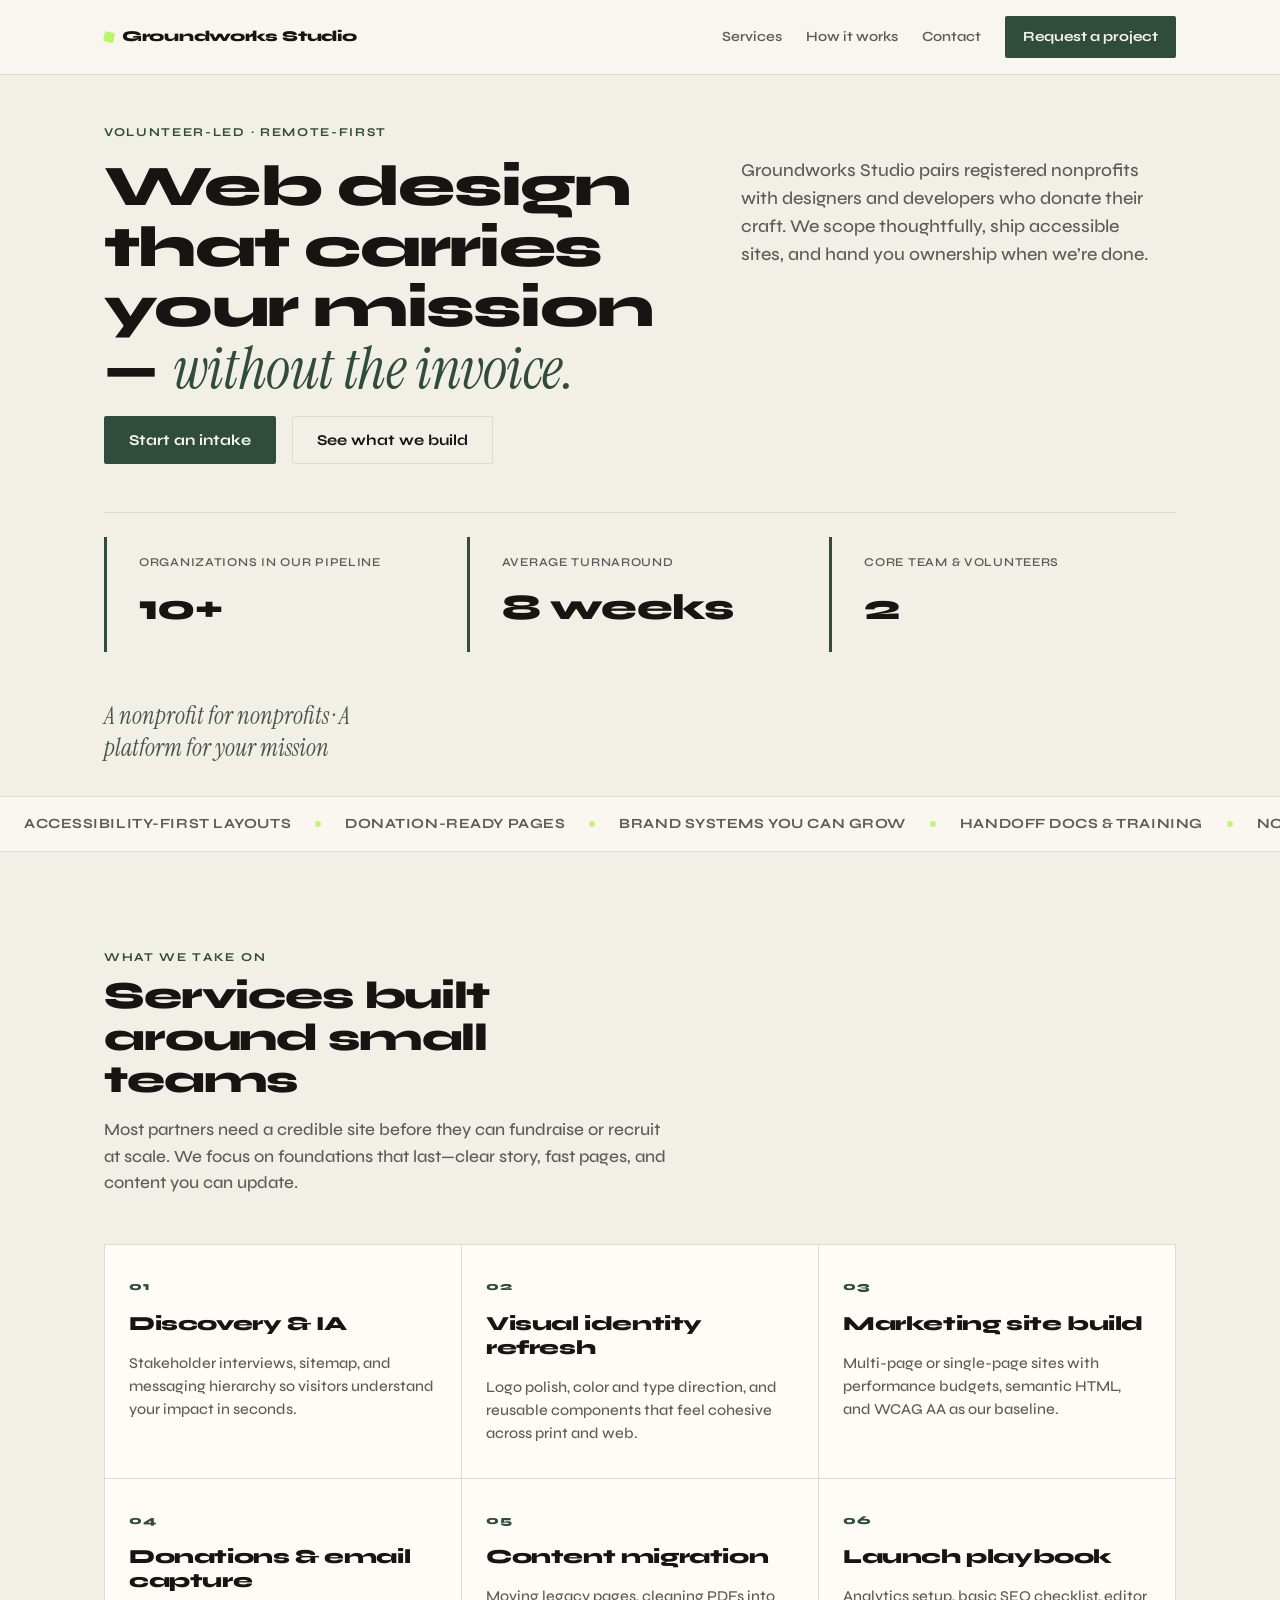
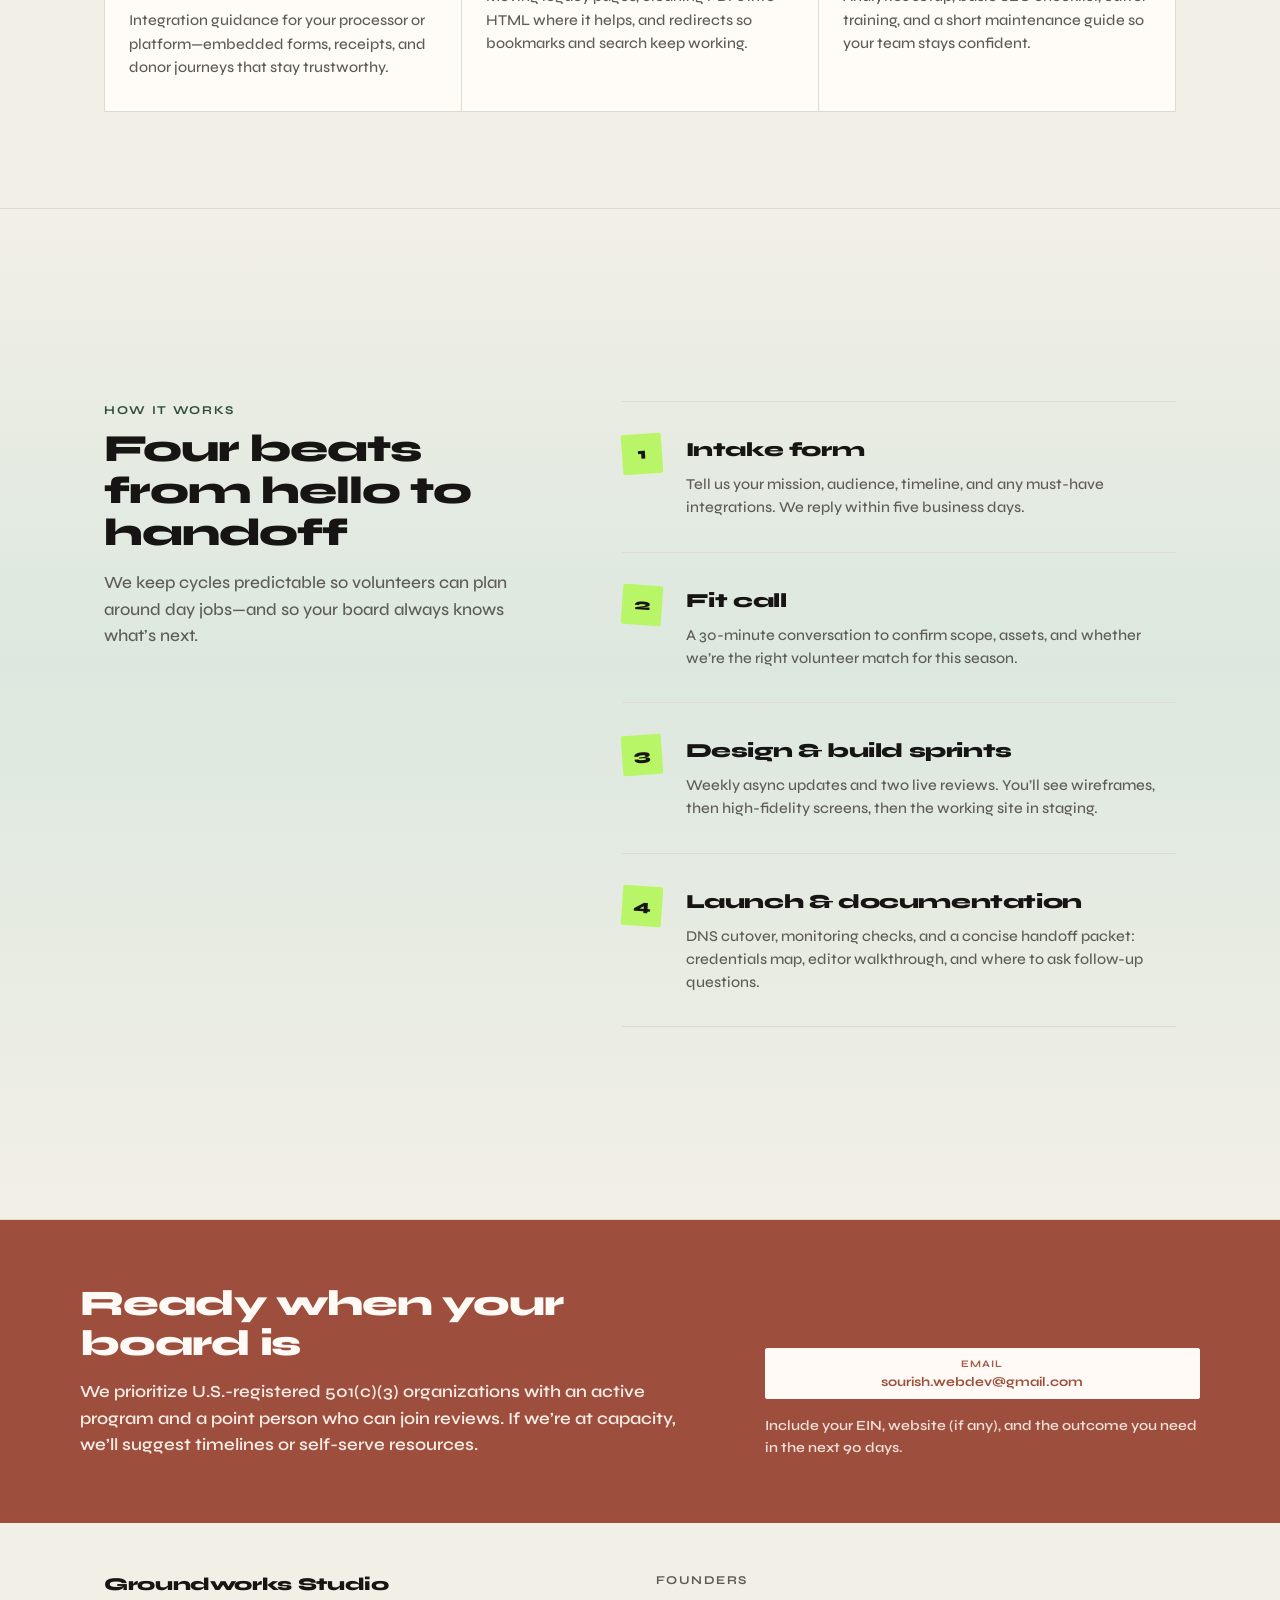
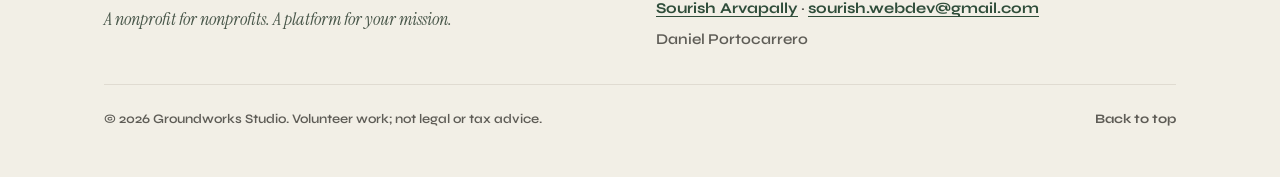
<file: index.html>
<!DOCTYPE html>
<html lang="en">
  <head>
    <meta charset="UTF-8" />
    <meta name="viewport" content="width=device-width, initial-scale=1.0" />
    <meta name="theme-color" content="#f2efe6" />
    <meta
      name="description"
      content="Groundworks Studio — free web design for registered nonprofits. Built by volunteers who believe your mission deserves a strong home online."
    />
    <title>Groundworks Studio — Web design for nonprofits, at no cost</title>
    <link rel="preconnect" href="https://fonts.googleapis.com" />
    <link rel="preconnect" href="https://fonts.gstatic.com" crossorigin />
    <link
      href="https://fonts.googleapis.com/css2?family=Instrument+Serif:ital@0;1&family=Syne:wght@400;500;600;700;800&display=swap"
      rel="stylesheet"
    />
    <link rel="stylesheet" href="styles.css" />
  </head>
  <body>
    <a class="skip-link" href="#main">Skip to content</a>

    <header class="site-header" id="top">
      <nav class="nav" aria-label="Primary">
        <a class="nav__brand" href="#top">
          <span class="nav__brand-mark" aria-hidden="true"></span>
          Groundworks Studio
        </a>
        <button
          class="nav__toggle"
          type="button"
          aria-expanded="false"
          aria-controls="nav-menu"
          data-nav-toggle
        >
          <span class="nav__toggle-bar" aria-hidden="true"></span>
          <span class="nav__toggle-bar" aria-hidden="true"></span>
          <span class="visually-hidden">Menu</span>
        </button>
        <div class="nav__links" id="nav-menu" data-nav-menu>
          <a class="nav__link" href="#services">Services</a>
          <a class="nav__link" href="#process">How it works</a>
          <a class="nav__link" href="#contact">Contact</a>
          <a class="nav__cta" href="#apply">Request a project</a>
        </div>
      </nav>
    </header>

    <main id="main">
      <section class="hero" aria-labelledby="hero-title">
        <div class="hero__grid">
          <p class="hero__eyebrow">Volunteer-led · Remote-first</p>
          <h1 id="hero-title" class="hero__title">
            Web design that carries your mission—
            <em class="hero__title-accent">without the invoice.</em>
          </h1>
          <p class="hero__lede">
            Groundworks Studio pairs registered nonprofits with designers and developers who
            donate their craft. We scope thoughtfully, ship accessible sites, and hand you
            ownership when we’re done.
          </p>
          <div class="hero__actions">
            <a class="btn btn--primary" href="#apply">Start an intake</a>
            <button type="button" class="btn btn--ghost" data-open-portfolio>
              See what we build
            </button>
          </div>
          <dl class="hero__stats" aria-label="Impact at a glance">
            <div class="hero__stat">
              <dt class="hero__stat-label">Organizations in our pipeline</dt>
              <dd class="hero__stat-value"><span data-count="10">0</span>+</dd>
            </div>
            <div class="hero__stat">
              <dt class="hero__stat-label">Average turnaround</dt>
              <dd class="hero__stat-value"><span data-count="8">0</span> weeks</dd>
            </div>
            <div class="hero__stat">
              <dt class="hero__stat-label">Core team &amp; volunteers</dt>
              <dd class="hero__stat-value"><span data-count="2">0</span></dd>
            </div>
          </dl>
        </div>
        <p class="hero__tagline" aria-hidden="true">
          <span class="hero__tagline-inner">A nonprofit for nonprofits · A platform for your mission</span>
        </p>
      </section>

      <div class="marquee" role="presentation" aria-hidden="true">
        <div class="marquee__track">
          <div class="marquee__group">
            <span>Accessibility-first layouts</span>
            <span class="marquee__dot"></span>
            <span>Donation-ready pages</span>
            <span class="marquee__dot"></span>
            <span>Brand systems you can grow</span>
            <span class="marquee__dot"></span>
            <span>Handoff docs &amp; training</span>
            <span class="marquee__dot"></span>
            <span>No agency retainers</span>
            <span class="marquee__dot"></span>
          </div>
          <div class="marquee__group" aria-hidden="true">
            <span>Accessibility-first layouts</span>
            <span class="marquee__dot"></span>
            <span>Donation-ready pages</span>
            <span class="marquee__dot"></span>
            <span>Brand systems you can grow</span>
            <span class="marquee__dot"></span>
            <span>Handoff docs &amp; training</span>
            <span class="marquee__dot"></span>
            <span>No agency retainers</span>
            <span class="marquee__dot"></span>
          </div>
        </div>
      </div>

      <section class="section section--services" id="services" aria-labelledby="services-title">
        <div class="section__head">
          <p class="section__kicker">What we take on</p>
          <h2 id="services-title" class="section__title">Services built around small teams</h2>
          <p class="section__intro">
            Most partners need a credible site before they can fundraise or recruit at scale. We
            focus on foundations that last—clear story, fast pages, and content you can update.
          </p>
        </div>
        <ul class="services">
          <li class="service-card">
            <span class="service-card__index">01</span>
            <h3 class="service-card__title">Discovery &amp; IA</h3>
            <p class="service-card__text">
              Stakeholder interviews, sitemap, and messaging hierarchy so visitors understand
              your impact in seconds.
            </p>
          </li>
          <li class="service-card">
            <span class="service-card__index">02</span>
            <h3 class="service-card__title">Visual identity refresh</h3>
            <p class="service-card__text">
              Logo polish, color and type direction, and reusable components that feel cohesive
              across print and web.
            </p>
          </li>
          <li class="service-card">
            <span class="service-card__index">03</span>
            <h3 class="service-card__title">Marketing site build</h3>
            <p class="service-card__text">
              Multi-page or single-page sites with performance budgets, semantic HTML, and WCAG
              AA as our baseline.
            </p>
          </li>
          <li class="service-card">
            <span class="service-card__index">04</span>
            <h3 class="service-card__title">Donations &amp; email capture</h3>
            <p class="service-card__text">
              Integration guidance for your processor or platform—embedded forms, receipts, and
              donor journeys that stay trustworthy.
            </p>
          </li>
          <li class="service-card">
            <span class="service-card__index">05</span>
            <h3 class="service-card__title">Content migration</h3>
            <p class="service-card__text">
              Moving legacy pages, cleaning PDFs into HTML where it helps, and redirects so
              bookmarks and search keep working.
            </p>
          </li>
          <li class="service-card">
            <span class="service-card__index">06</span>
            <h3 class="service-card__title">Launch playbook</h3>
            <p class="service-card__text">
              Analytics setup, basic SEO checklist, editor training, and a short maintenance guide
              so your team stays confident.
            </p>
          </li>
        </ul>
      </section>

      <section class="section section--process" id="process" aria-labelledby="process-title">
        <div class="process-layout">
          <div class="process-layout__intro">
            <p class="section__kicker">How it works</p>
            <h2 id="process-title" class="section__title">Four beats from hello to handoff</h2>
            <p class="section__intro">
              We keep cycles predictable so volunteers can plan around day jobs—and so your board
              always knows what’s next.
            </p>
          </div>
          <ol class="steps">
            <li class="step">
              <span class="step__num" aria-hidden="true">1</span>
              <div class="step__body">
                <h3 class="step__title">Intake form</h3>
                <p class="step__text">
                  Tell us your mission, audience, timeline, and any must-have integrations. We
                  reply within five business days.
                </p>
              </div>
            </li>
            <li class="step">
              <span class="step__num" aria-hidden="true">2</span>
              <div class="step__body">
                <h3 class="step__title">Fit call</h3>
                <p class="step__text">
                  A 30-minute conversation to confirm scope, assets, and whether we’re the right
                  volunteer match for this season.
                </p>
              </div>
            </li>
            <li class="step">
              <span class="step__num" aria-hidden="true">3</span>
              <div class="step__body">
                <h3 class="step__title">Design &amp; build sprints</h3>
                <p class="step__text">
                  Weekly async updates and two live reviews. You’ll see wireframes, then high-fidelity
                  screens, then the working site in staging.
                </p>
              </div>
            </li>
            <li class="step">
              <span class="step__num" aria-hidden="true">4</span>
              <div class="step__body">
                <h3 class="step__title">Launch &amp; documentation</h3>
                <p class="step__text">
                  DNS cutover, monitoring checks, and a concise handoff packet: credentials map,
                  editor walkthrough, and where to ask follow-up questions.
                </p>
              </div>
            </li>
          </ol>
        </div>
      </section>

      <section class="cta-band" id="apply" aria-labelledby="cta-title">
        <div class="cta-band__inner">
          <div class="cta-band__copy">
            <h2 id="cta-title" class="cta-band__title">Ready when your board is</h2>
            <p class="cta-band__text">
              We prioritize U.S.-registered 501(c)(3) organizations with an active program and a
              point person who can join reviews. If we’re at capacity, we’ll suggest timelines or
              self-serve resources.
            </p>
          </div>
          <div class="cta-band__actions" id="contact">
            <a
              class="btn btn--dark btn--stacked"
              href="mailto:sourish.webdev@gmail.com?subject=Groundworks%20Studio%20project%20intake"
            >
              <span class="btn__pretext">Email</span>
              <span class="btn__email">sourish.webdev@gmail.com</span>
            </a>
            <p class="cta-band__note">
              Include your EIN, website (if any), and the outcome you need in the next 90 days.
            </p>
          </div>
        </div>
      </section>
    </main>

    <dialog class="portfolio-modal" id="portfolio-modal" aria-labelledby="portfolio-modal-title">
      <div class="portfolio-modal__panel">
        <div class="portfolio-modal__head">
          <div>
            <h2 id="portfolio-modal-title" class="portfolio-modal__title">What we build</h2>
            <p class="portfolio-modal__subtitle">
              Four static demos—each opens in its own folder so you can click around the full layout.
            </p>
          </div>
          <button
            type="button"
            class="portfolio-modal__close"
            data-close-portfolio
            aria-label="Close"
          >
            <span aria-hidden="true">×</span>
          </button>
        </div>
        <ul class="portfolio-modal__grid">
          <li>
            <a class="portfolio-modal__card" href="animalshelter/index.html">
              <span class="portfolio-modal__card-title">Mohawk Hudson Humane Center</span>
              <span class="portfolio-modal__card-desc">
                Adoption stories, donate and volunteer paths, and a calm layout built around animals
                finding homes.
              </span>
              <span class="portfolio-modal__card-go" aria-hidden="true">Open demo →</span>
            </a>
          </li>
          <li>
            <a class="portfolio-modal__card" href="barbershop/index.html">
              <span class="portfolio-modal__card-title">The Branded Barber</span>
              <span class="portfolio-modal__card-desc">
                Neighborhood shop energy—services, hours, and booking-style prompts without a heavy
                booking engine.
              </span>
              <span class="portfolio-modal__card-go" aria-hidden="true">Open demo →</span>
            </a>
          </li>
          <li>
            <a class="portfolio-modal__card" href="commartgallery/index.html">
              <span class="portfolio-modal__card-title">Albany Center Art Gallery</span>
              <span class="portfolio-modal__card-desc">
                A community gallery feel—exhibitions, visiting info, and membership framed for first-time
                visitors.
              </span>
              <span class="portfolio-modal__card-go" aria-hidden="true">Open demo →</span>
            </a>
          </li>
          <li>
            <a class="portfolio-modal__card" href="fcsaints/index.html">
              <span class="portfolio-modal__card-title">FC Saints</span>
              <span class="portfolio-modal__card-desc">
                Youth club storytelling—practice schedules, registration cues, and team pride pages
                parents can scan quickly.
              </span>
              <span class="portfolio-modal__card-go" aria-hidden="true">Open demo →</span>
            </a>
          </li>
        </ul>
        <p class="portfolio-modal__disclaimer">
          These demos are not live sites for the named organizations. They only showcase our
          volunteers’ skills, and those businesses and nonprofits have no affiliation with Groundworks Studio or these pages.
        </p>
      </div>
    </dialog>

    <footer class="site-footer">
      <div class="site-footer__top">
        <div class="site-footer__brand">
          <p class="site-footer__name">Groundworks Studio</p>
          <p class="site-footer__slogan">
            <em>A nonprofit for nonprofits.</em> <em>A platform for your mission.</em>
          </p>
        </div>
        <div class="site-footer__founders">
          <p class="site-footer__label">Founders</p>
          <ul class="site-footer__list">
            <li>
              <a href="https://sourishwebdev.github.io" rel="noopener noreferrer">Sourish Arvapally</a>
              ·
              <a href="mailto:sourish.webdev@gmail.com">sourish.webdev@gmail.com</a>
            </li>
            <li>Daniel Portocarrero</li>
          </ul>
        </div>
      </div>
      <div class="site-footer__bottom">
        <p class="site-footer__legal">© <span data-year></span> Groundworks Studio. Volunteer work; not legal or tax advice.</p>
        <a class="site-footer__back" href="#top">Back to top</a>
      </div>
    </footer>

    <script src="main.js" defer></script>
  </body>
</html>
</file>
<file: styles.css>
/* Groundworks Studio — vanilla CSS */
:root {
  /* Warm “community” base — calmer than dark + neon lime */
  --bg: #f2efe6;
  --bg-elevated: #faf7f0;
  --surface: #fffcf7;
  --text: #161513;
  --text-muted: #5e5c56;
  --border: #e0dbd1;
  /* Deep sage: trust + growth without startup-blue */
  --accent: #2f4d3a;
  --accent-hover: #243c2d;
  --accent-soft: #dce8df;
  --on-accent: #f7f5ef;
  /* Original lime: small sparks only (still “on brand”) */
  --lime-pop: #b8f567;
  /* Warm CTA strip — welcoming, human */
  --brick: #9d4e3c;
  --brick-deep: #7a3d30;
  --on-brick: #fffaf5;
  --font-heading: "Syne", system-ui, sans-serif;
  --font-accent: "Instrument Serif", Georgia, serif;
  --space-1: 4px;
  --space-2: 8px;
  --space-3: 16px;
  --space-4: 24px;
  --space-5: 32px;
  --space-6: 48px;
  --space-7: 64px;
  --space-8: 96px;
  --content-max: 1120px;
  --nav-h: 72px;
}

*,
*::before,
*::after {
  box-sizing: border-box;
}

html {
  scroll-behavior: smooth;
}

@media (prefers-reduced-motion: reduce) {
  html {
    scroll-behavior: auto;
  }

  .marquee__track {
    animation: none !important;
  }
}

body {
  margin: 0;
  font-family: var(--font-heading);
  font-weight: 500;
  font-size: 17px;
  line-height: 1.55;
  color: var(--text);
  background-color: var(--bg);
  -webkit-font-smoothing: antialiased;
}

img {
  max-width: 100%;
  height: auto;
}

a {
  color: var(--accent);
  text-decoration-thickness: 1px;
  text-underline-offset: 3px;
  transition: color 0.15s ease, text-decoration-color 0.15s ease;
}

a:hover {
  color: var(--accent-hover);
}

a:focus-visible {
  outline: 2px solid var(--accent);
  outline-offset: 3px;
}

a:active {
  color: var(--accent-hover);
}

.visually-hidden {
  position: absolute;
  width: 1px;
  height: 1px;
  padding: 0;
  margin: -1px;
  overflow: hidden;
  clip: rect(0, 0, 0, 0);
  white-space: nowrap;
  border: 0;
}

.skip-link {
  position: absolute;
  left: var(--space-3);
  top: var(--space-3);
  padding: var(--space-2) var(--space-3);
  background: var(--accent);
  color: var(--on-accent);
  font-size: 14px;
  font-weight: 700;
  z-index: 1000;
  transform: translateY(-200%);
  transition: transform 0.2s ease;
}

.skip-link:focus {
  transform: translateY(0);
  outline: 2px solid var(--lime-pop);
  outline-offset: 2px;
}

/* ——— Sticky nav ——— */
.site-header {
  position: sticky;
  top: 0;
  z-index: 50;
  background: color-mix(in srgb, var(--bg-elevated) 90%, transparent);
  backdrop-filter: blur(12px);
  border-bottom: 1px solid var(--border);
}

@supports not (backdrop-filter: blur(12px)) {
  .site-header {
    background: var(--bg);
  }
}

.nav {
  max-width: var(--content-max);
  margin: 0 auto;
  padding: var(--space-3) var(--space-4);
  min-height: var(--nav-h);
  display: flex;
  align-items: center;
  justify-content: space-between;
  gap: var(--space-4);
}

.nav__brand {
  display: inline-flex;
  align-items: center;
  gap: var(--space-2);
  font-weight: 800;
  font-size: 15px;
  letter-spacing: -0.02em;
  color: var(--text);
  text-decoration: none;
}

.nav__brand:hover {
  color: var(--accent);
}

.nav__brand-mark {
  width: 10px;
  height: 10px;
  background: var(--lime-pop);
  border-radius: 1px;
  transform: rotate(12deg);
}

.nav__toggle {
  display: none;
  flex-direction: column;
  justify-content: center;
  gap: 6px;
  width: 44px;
  height: 44px;
  padding: 0;
  border: 1px solid var(--border);
  background: transparent;
  border-radius: 2px;
  cursor: pointer;
  transition: border-color 0.15s ease, background 0.15s ease;
}

.nav__toggle:hover {
  border-color: var(--accent);
  background: color-mix(in srgb, var(--accent-soft) 65%, transparent);
}

.nav__toggle:focus-visible {
  outline: 2px solid var(--accent);
  outline-offset: 2px;
}

.nav__toggle:active {
  transform: scale(0.98);
}

.nav__toggle-bar {
  display: block;
  width: 20px;
  height: 2px;
  margin: 0 auto;
  background: var(--text);
  transition: background 0.15s ease;
}

.nav__toggle:hover .nav__toggle-bar {
  background: var(--accent);
}

.nav__links {
  display: flex;
  align-items: center;
  gap: var(--space-4);
}

.nav__link {
  font-size: 14px;
  font-weight: 600;
  color: var(--text-muted);
  text-decoration: none;
}

.nav__link:hover {
  color: var(--text);
}

.nav__cta {
  display: inline-flex;
  align-items: center;
  justify-content: center;
  padding: 10px 18px;
  font-size: 14px;
  font-weight: 700;
  color: var(--on-accent);
  background: var(--accent);
  text-decoration: none;
  border-radius: 2px;
  transition: transform 0.15s ease, background 0.15s ease, box-shadow 0.15s ease;
}

.nav__cta:hover {
  color: var(--on-accent);
  background: var(--accent-hover);
  box-shadow: 0 2px 12px color-mix(in srgb, var(--accent) 28%, transparent);
}

.nav__cta:focus-visible {
  outline: 2px solid var(--accent);
  outline-offset: 3px;
}

.nav__cta:active {
  transform: translateY(1px);
}

@media (max-width: 768px) {
  .nav__toggle {
    display: flex;
  }

  .nav__links {
    position: absolute;
    left: 0;
    right: 0;
    top: 100%;
    flex-direction: column;
    align-items: stretch;
    padding: var(--space-4);
    gap: var(--space-3);
    background: var(--bg);
    border-bottom: 1px solid var(--border);
    display: none;
  }

  .nav__links.is-open {
    display: flex;
  }

  .nav__link {
    padding: var(--space-2) 0;
  }

  .nav__cta {
    text-align: center;
  }
}

/* ——— Hero ——— */
.hero {
  padding: var(--space-6) var(--space-4) var(--space-5);
  max-width: var(--content-max);
  margin: 0 auto;
}

.hero__grid {
  display: grid;
  grid-template-columns: 1fr;
  gap: var(--space-4);
}

@media (min-width: 900px) {
  .hero__grid {
    grid-template-columns: minmax(0, 1.15fr) minmax(0, 0.85fr);
    grid-template-rows: auto auto auto 1fr;
    column-gap: var(--space-6);
    row-gap: var(--space-3);
  }

  .hero__eyebrow {
    grid-column: 1 / -1;
  }

  .hero__title {
    grid-column: 1 / 2;
    grid-row: 2 / 3;
  }

  .hero__lede {
    grid-column: 2 / 3;
    grid-row: 2 / 4;
    align-self: start;
    margin-top: var(--space-5);
  }

  .hero__actions {
    grid-column: 1 / 2;
    grid-row: 3 / 4;
  }

  .hero__stats {
    grid-column: 1 / -1;
    grid-row: 4 / 5;
  }
}

.hero__eyebrow {
  margin: 0;
  font-size: 12px;
  font-weight: 700;
  letter-spacing: 0.14em;
  text-transform: uppercase;
  color: var(--accent);
}

.hero__title {
  margin: 0;
  font-size: clamp(2.25rem, 4.5vw, 3.75rem);
  font-weight: 800;
  line-height: 1.05;
  letter-spacing: -0.03em;
}

.hero__title-accent {
  font-family: var(--font-accent);
  font-style: italic;
  font-weight: 400;
  color: var(--accent);
  letter-spacing: -0.01em;
}

.hero__lede {
  margin: 0;
  font-size: 18px;
  font-weight: 500;
  color: var(--text-muted);
  max-width: 38ch;
}

.hero__actions {
  display: flex;
  flex-wrap: wrap;
  gap: var(--space-3);
}

.btn {
  display: inline-flex;
  align-items: center;
  justify-content: center;
  min-height: 48px;
  padding: 0 var(--space-4);
  font-family: inherit;
  font-size: 15px;
  font-weight: 700;
  border-radius: 2px;
  cursor: pointer;
  text-decoration: none;
  border: 1px solid transparent;
  transition: transform 0.15s ease, background 0.15s ease, color 0.15s ease, border-color 0.15s ease,
    box-shadow 0.15s ease;
}

.btn:focus-visible {
  outline: 2px solid var(--accent);
  outline-offset: 3px;
}

.btn:active {
  transform: translateY(1px);
}

.btn--primary {
  background: var(--accent);
  color: var(--on-accent);
}

.btn--primary:hover {
  background: var(--accent-hover);
  box-shadow: 0 2px 12px color-mix(in srgb, var(--accent) 28%, transparent);
}

.btn--ghost {
  background: transparent;
  color: var(--text);
  border-color: var(--border);
}

.btn--ghost:hover {
  border-color: var(--accent);
  color: var(--accent);
}

.btn--dark {
  background: var(--on-brick);
  color: var(--brick);
  border-color: var(--on-brick);
}

.btn--dark:hover {
  background: #fff;
  color: var(--brick-deep);
  box-shadow: 0 2px 14px color-mix(in srgb, var(--brick-deep) 22%, transparent);
}

.btn--stacked {
  flex-direction: column;
  gap: var(--space-1);
  padding: var(--space-3) var(--space-4);
  min-height: auto;
  text-align: center;
}

.btn__pretext {
  font-size: 12px;
  font-weight: 700;
  letter-spacing: 0.08em;
  text-transform: uppercase;
  opacity: 0.92;
}

.btn__email {
  font-size: clamp(15px, 3.5vw, 17px);
  font-weight: 800;
  line-height: 1.25;
  overflow-wrap: anywhere;
}

.hero__stats {
  display: grid;
  grid-template-columns: repeat(3, minmax(0, 1fr));
  gap: var(--space-3);
  margin: var(--space-5) 0 0;
  padding: var(--space-4) 0 0;
  border-top: 1px solid var(--border);
}

@media (max-width: 600px) {
  .hero__stats {
    grid-template-columns: 1fr;
  }
}

.hero__stat {
  padding: var(--space-3) var(--space-3) var(--space-3) var(--space-5);
  border-left: 3px solid var(--accent);
}

.hero__stat-label {
  margin: 0 0 var(--space-2);
  font-size: 12px;
  font-weight: 600;
  letter-spacing: 0.06em;
  text-transform: uppercase;
  color: var(--text-muted);
}

.hero__stat-value {
  margin: 0;
  font-size: clamp(1.75rem, 4vw, 2.25rem);
  font-weight: 800;
  letter-spacing: -0.02em;
}

.hero__tagline {
  margin: var(--space-6) 0 0;
  padding: 0;
  font-family: var(--font-accent);
  font-size: clamp(1.25rem, 2.5vw, 1.5rem);
  font-style: italic;
  color: var(--text-muted);
  line-height: 1.35;
  max-width: 28ch;
}

.hero__tagline-inner {
  color: color-mix(in srgb, var(--accent) 42%, var(--text-muted));
}

/* ——— Marquee ——— */
.marquee {
  overflow: hidden;
  border-top: 1px solid var(--border);
  border-bottom: 1px solid var(--border);
  background: var(--bg-elevated);
}

.marquee__track {
  display: flex;
  width: max-content;
  gap: 0;
  animation: marquee-scroll 32s linear infinite;
}

.marquee__group {
  display: flex;
  align-items: center;
  flex-shrink: 0;
  gap: var(--space-4);
  padding: var(--space-3) var(--space-4);
  font-size: 14px;
  font-weight: 700;
  letter-spacing: 0.04em;
  text-transform: uppercase;
  color: var(--text-muted);
}

.marquee__group span:not(.marquee__dot) {
  white-space: nowrap;
}

.marquee__dot {
  width: 6px;
  height: 6px;
  background: var(--lime-pop);
  border-radius: 50%;
  flex-shrink: 0;
  opacity: 0.85;
}

@keyframes marquee-scroll {
  to {
    transform: translateX(-50%);
  }
}

/* ——— Sections ——— */
.section {
  padding: var(--space-8) var(--space-4);
  max-width: var(--content-max);
  margin: 0 auto;
}

.section__head {
  max-width: 52ch;
  margin-bottom: var(--space-6);
}

.section__kicker {
  margin: 0 0 var(--space-2);
  font-size: 12px;
  font-weight: 700;
  letter-spacing: 0.14em;
  text-transform: uppercase;
  color: var(--accent);
}

.section__title {
  margin: 0 0 var(--space-3);
  font-size: clamp(1.75rem, 3vw, 2.5rem);
  font-weight: 800;
  letter-spacing: -0.03em;
  line-height: 1.1;
}

.section__intro {
  margin: 0;
  font-size: 17px;
  font-weight: 500;
  color: var(--text-muted);
}

/* ——— Services grid ——— */
.services {
  list-style: none;
  margin: 0;
  padding: 0;
  display: grid;
  gap: 1px;
  background: var(--border);
  border: 1px solid var(--border);
}

@media (min-width: 640px) {
  .services {
    grid-template-columns: repeat(2, 1fr);
  }
}

@media (min-width: 960px) {
  .services {
    grid-template-columns: repeat(3, 1fr);
  }
}

.service-card {
  background: var(--surface);
  padding: var(--space-5) var(--space-4);
  display: flex;
  flex-direction: column;
  gap: var(--space-3);
  min-height: 100%;
  transition: background 0.2s ease;
}

.service-card:hover {
  background: color-mix(in srgb, var(--accent-soft) 35%, var(--surface));
}

.service-card__index {
  font-size: 12px;
  font-weight: 800;
  letter-spacing: 0.1em;
  color: var(--accent);
}

.service-card__title {
  margin: 0;
  font-size: 20px;
  font-weight: 800;
  letter-spacing: -0.02em;
  line-height: 1.2;
}

.service-card__text {
  margin: 0;
  font-size: 15px;
  font-weight: 500;
  color: var(--text-muted);
  line-height: 1.55;
}

/* ——— Process ——— */
.section--process {
  max-width: none;
  padding-left: 0;
  padding-right: 0;
  background: linear-gradient(180deg, var(--bg) 0%, var(--accent-soft) 45%, var(--bg) 100%);
  border-top: 1px solid var(--border);
  border-bottom: 1px solid var(--border);
}

.process-layout {
  max-width: var(--content-max);
  margin: 0 auto;
  padding: var(--space-8) var(--space-4);
  display: grid;
  gap: var(--space-6);
}

@media (min-width: 900px) {
  .process-layout {
    grid-template-columns: 0.9fr 1.1fr;
    align-items: start;
    gap: var(--space-7);
  }
}

.process-layout__intro .section__intro {
  max-width: 42ch;
}

.steps {
  list-style: none;
  margin: 0;
  padding: 0;
  counter-reset: step;
}

.step {
  display: grid;
  grid-template-columns: auto 1fr;
  gap: var(--space-4);
  padding: var(--space-5) 0;
  border-top: 1px solid var(--border);
}

.step:last-child {
  border-bottom: 1px solid var(--border);
}

.step__num {
  width: 40px;
  height: 40px;
  display: flex;
  align-items: center;
  justify-content: center;
  font-size: 16px;
  font-weight: 800;
  color: var(--text);
  background: var(--lime-pop);
  border-radius: 2px;
  transform: rotate(-4deg);
}

.step:nth-child(even) .step__num {
  transform: rotate(4deg);
}

.step__title {
  margin: 0 0 var(--space-2);
  font-size: 20px;
  font-weight: 800;
  letter-spacing: -0.02em;
}

.step__text {
  margin: 0;
  font-size: 15px;
  font-weight: 500;
  color: var(--text-muted);
  max-width: 55ch;
}

/* ——— CTA band ——— */
.cta-band {
  background: var(--brick);
  color: var(--on-brick);
  padding: var(--space-7) var(--space-4);
}

.cta-band__inner {
  max-width: var(--content-max);
  margin: 0 auto;
  display: grid;
  gap: var(--space-5);
}

@media (min-width: 800px) {
  .cta-band__inner {
    grid-template-columns: 1.2fr 0.8fr;
    align-items: end;
  }
}

.cta-band__title {
  margin: 0 0 var(--space-3);
  font-size: clamp(1.75rem, 3vw, 2.25rem);
  font-weight: 800;
  letter-spacing: -0.03em;
  line-height: 1.1;
}

.cta-band__text {
  margin: 0;
  font-size: 17px;
  font-weight: 600;
  max-width: 50ch;
  opacity: 0.92;
}

.cta-band__actions {
  display: flex;
  flex-direction: column;
  gap: var(--space-3);
}

.cta-band .btn--dark {
  width: 100%;
  text-align: center;
}

.cta-band .btn--stacked {
  min-height: 48px;
  padding: var(--space-2) var(--space-4);
  gap: 2px;
}

.cta-band .btn__pretext {
  font-size: 10px;
  letter-spacing: 0.1em;
}

.cta-band .btn__email {
  font-size: 13px;
  font-weight: 700;
  line-height: 1.2;
}

.cta-band .btn--dark:hover {
  background: #fff;
  color: var(--brick-deep);
  border-color: #fff;
}

.cta-band .btn--dark:focus-visible {
  outline-color: var(--lime-pop);
}

.cta-band__note {
  margin: 0;
  font-size: 14px;
  font-weight: 600;
  opacity: 0.85;
}

/* ——— Footer ——— */
.site-footer {
  padding: var(--space-6) var(--space-4);
  max-width: var(--content-max);
  margin: 0 auto;
}

.site-footer__top {
  display: grid;
  gap: var(--space-5);
  padding-bottom: var(--space-5);
  border-bottom: 1px solid var(--border);
}

@media (min-width: 640px) {
  .site-footer__top {
    grid-template-columns: 1fr 1fr;
  }
}

.site-footer__name {
  margin: 0 0 var(--space-2);
  font-size: 18px;
  font-weight: 800;
  letter-spacing: -0.02em;
}

.site-footer__slogan {
  margin: 0;
  font-family: var(--font-accent);
  font-size: 18px;
  font-style: italic;
  color: var(--text-muted);
  line-height: 1.45;
}

.site-footer__slogan em {
  font-style: italic;
  color: color-mix(in srgb, var(--accent) 50%, var(--text-muted));
}

.site-footer__label {
  margin: 0 0 var(--space-2);
  font-size: 12px;
  font-weight: 700;
  letter-spacing: 0.12em;
  text-transform: uppercase;
  color: var(--text-muted);
}

.site-footer__list {
  list-style: none;
  margin: 0;
  padding: 0;
  font-size: 15px;
  font-weight: 600;
  color: var(--text-muted);
}

.site-footer__list li + li {
  margin-top: var(--space-2);
}

.site-footer__list a {
  font-weight: 700;
}

.site-footer__bottom {
  display: flex;
  flex-wrap: wrap;
  align-items: center;
  justify-content: space-between;
  gap: var(--space-3);
  padding-top: var(--space-4);
  font-size: 13px;
  font-weight: 600;
  color: var(--text-muted);
}

.site-footer__legal {
  margin: 0;
}

.site-footer__back {
  color: var(--text-muted);
  font-weight: 700;
  text-decoration: none;
}

.site-footer__back:hover {
  color: var(--accent);
}

/* ——— Portfolio modal (See what we build) ——— */
.portfolio-modal {
  border: none;
  padding: 0;
  margin: auto;
  max-width: min(640px, calc(100vw - var(--space-4)));
  width: 100%;
  background: transparent;
  color: var(--text);
}

.portfolio-modal::backdrop {
  background: rgba(22, 21, 19, 0.38);
  backdrop-filter: blur(5px);
}

@supports not (backdrop-filter: blur(5px)) {
  .portfolio-modal::backdrop {
    background: rgba(22, 21, 19, 0.52);
  }
}

.portfolio-modal__panel {
  background: var(--surface);
  border: 1px solid var(--border);
  border-radius: 3px;
  padding: var(--space-4);
  max-height: min(88vh, 720px);
  overflow-y: auto;
  box-shadow: 0 20px 50px rgba(0, 0, 0, 0.12);
}

.portfolio-modal__head {
  display: flex;
  align-items: flex-start;
  justify-content: space-between;
  gap: var(--space-3);
  margin-bottom: var(--space-4);
  padding-bottom: var(--space-3);
  border-bottom: 1px solid var(--border);
}

.portfolio-modal__title {
  margin: 0 0 var(--space-2);
  font-size: 22px;
  font-weight: 800;
  letter-spacing: -0.03em;
  line-height: 1.15;
}

.portfolio-modal__subtitle {
  margin: 0;
  font-size: 14px;
  font-weight: 500;
  color: var(--text-muted);
  line-height: 1.45;
  max-width: 42ch;
}

.portfolio-modal__close {
  flex-shrink: 0;
  width: 40px;
  height: 40px;
  display: inline-flex;
  align-items: center;
  justify-content: center;
  margin: 0;
  padding: 0;
  font-family: inherit;
  font-size: 22px;
  line-height: 1;
  font-weight: 400;
  color: var(--text-muted);
  background: transparent;
  border: 1px solid var(--border);
  border-radius: 2px;
  cursor: pointer;
  transition: color 0.15s ease, border-color 0.15s ease, background 0.15s ease, transform 0.15s ease;
}

.portfolio-modal__close:hover {
  color: var(--text);
  border-color: var(--accent);
  background: color-mix(in srgb, var(--accent-soft) 40%, transparent);
}

.portfolio-modal__close:focus-visible {
  outline: 2px solid var(--accent);
  outline-offset: 2px;
}

.portfolio-modal__close:active {
  transform: scale(0.96);
}

.portfolio-modal__grid {
  list-style: none;
  margin: 0;
  padding: 0;
  display: grid;
  gap: var(--space-3);
}

@media (min-width: 520px) {
  .portfolio-modal__grid {
    grid-template-columns: repeat(2, minmax(0, 1fr));
  }
}

.portfolio-modal__card {
  display: flex;
  flex-direction: column;
  gap: var(--space-2);
  height: 100%;
  padding: var(--space-3);
  text-decoration: none;
  color: inherit;
  border: 1px solid var(--border);
  border-radius: 2px;
  background: var(--bg-elevated);
  transition: border-color 0.15s ease, background 0.15s ease, box-shadow 0.15s ease, transform 0.15s ease;
}

.portfolio-modal__card:hover {
  border-color: color-mix(in srgb, var(--accent) 45%, var(--border));
  background: color-mix(in srgb, var(--accent-soft) 22%, var(--surface));
  box-shadow: 0 4px 14px rgba(0, 0, 0, 0.06);
}

.portfolio-modal__card:focus-visible {
  outline: 2px solid var(--accent);
  outline-offset: 2px;
}

.portfolio-modal__card:active {
  transform: translateY(1px);
}

.portfolio-modal__card-title {
  font-size: 16px;
  font-weight: 800;
  letter-spacing: -0.02em;
  line-height: 1.2;
}

.portfolio-modal__card-desc {
  flex: 1;
  font-size: 13px;
  font-weight: 500;
  color: var(--text-muted);
  line-height: 1.45;
}

.portfolio-modal__card-go {
  margin-top: var(--space-1);
  font-size: 12px;
  font-weight: 700;
  letter-spacing: 0.02em;
  color: var(--accent);
}

.portfolio-modal__disclaimer {
  margin: var(--space-4) 0 0;
  padding-top: var(--space-3);
  border-top: 1px solid var(--border);
  font-size: 11px;
  font-weight: 500;
  line-height: 1.5;
  color: var(--text-muted);
}
</file>
